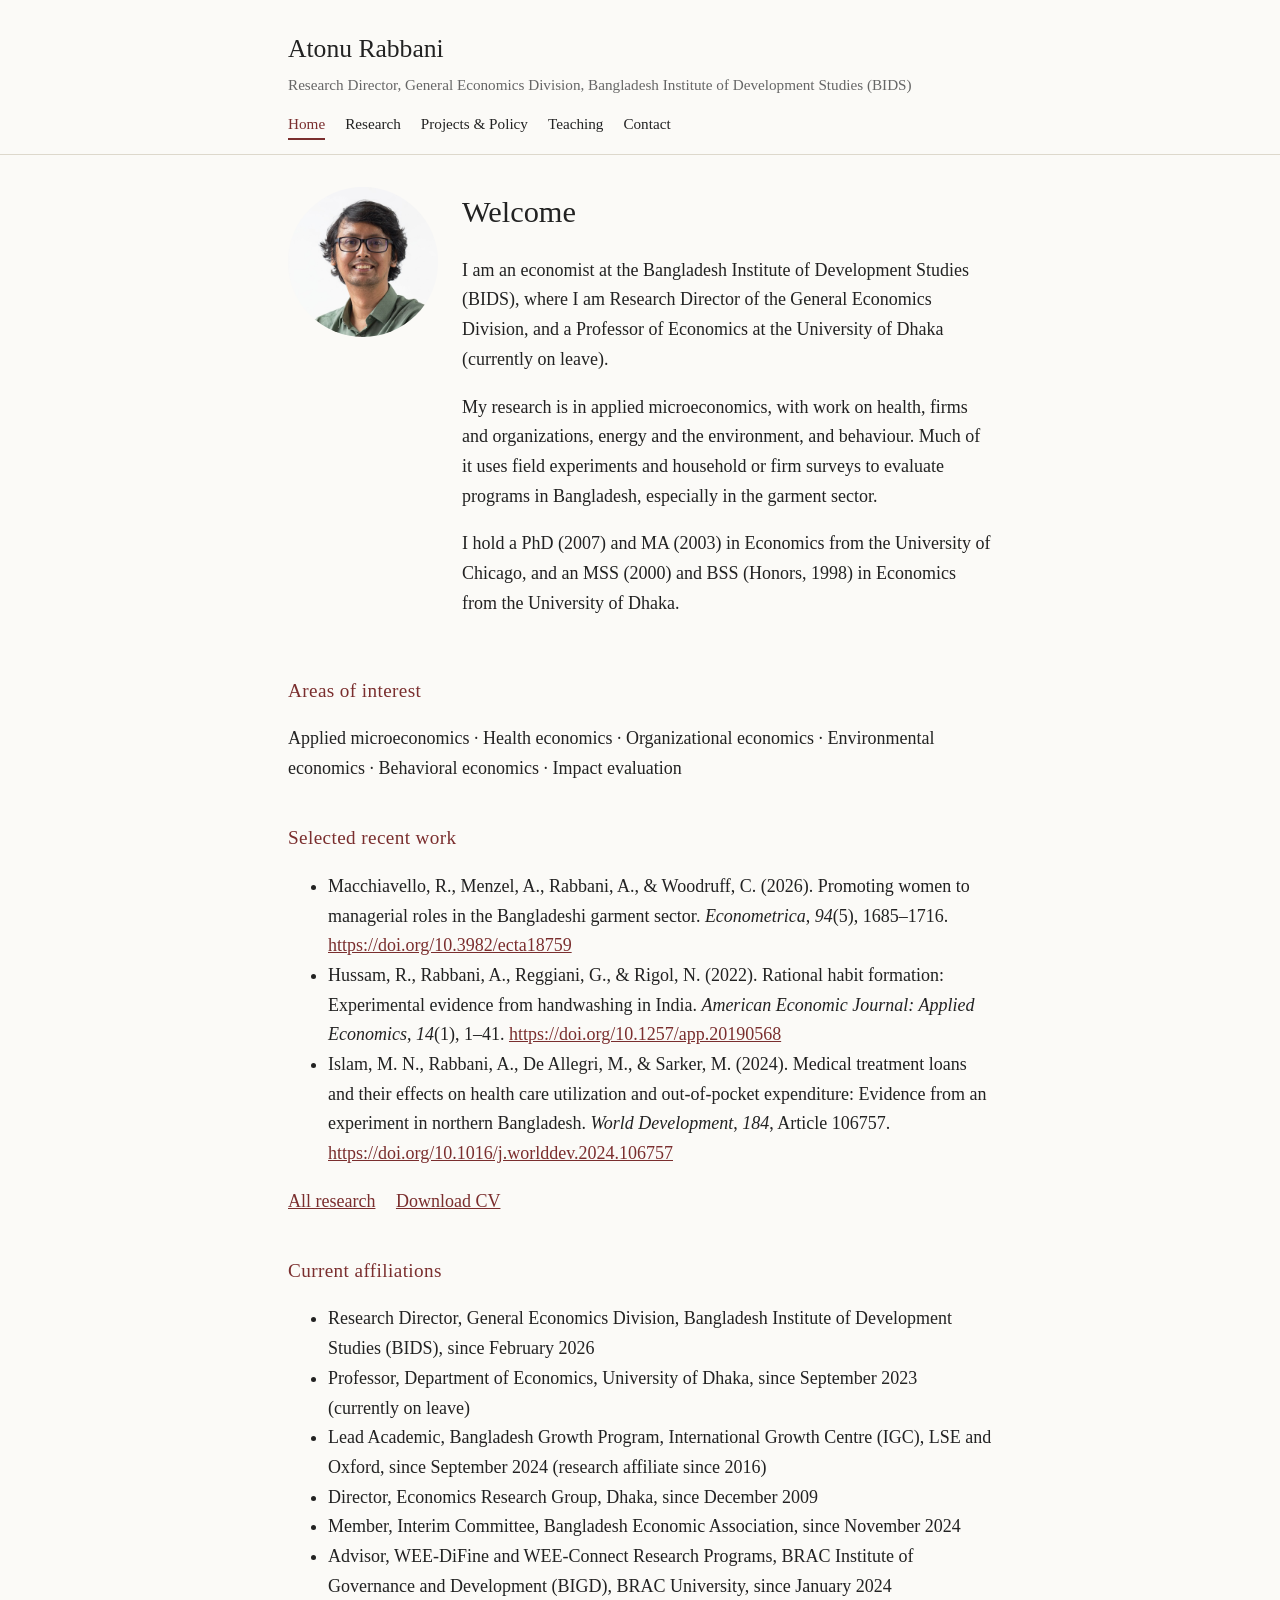
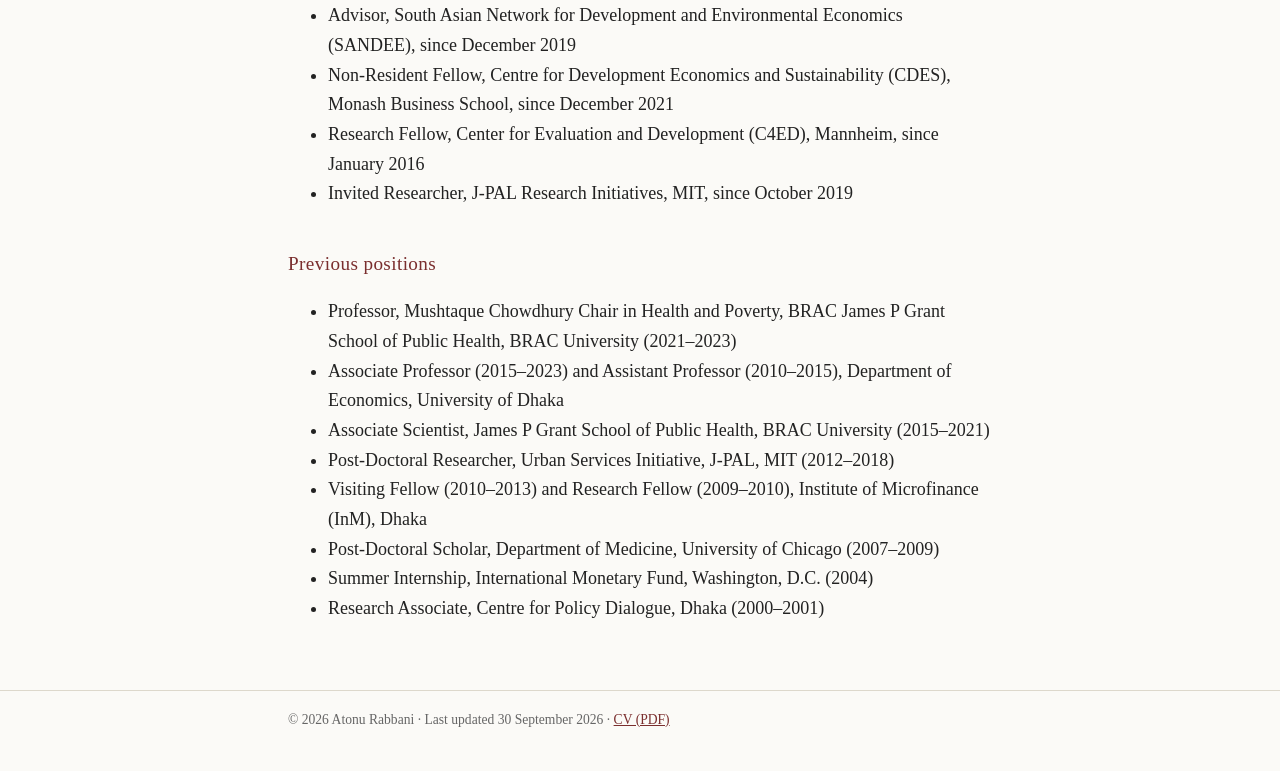
<file: index.html>
<!doctype html>
<html lang="en"><head><meta charset="utf-8"><meta name="viewport" content="width=device-width,initial-scale=1">
<title>Home · Atonu Rabbani</title>
<meta name="description" content="Atonu Rabbani: economist and Research Director at the General Economics Division, Bangladesh Institute of Development Studies (BIDS). Applied microeconomics, health, organizations and the environment.">
<meta name="google-site-verification" content="7OONQzl73HX0jSsDoa7FtjNv5SEshzqS4Z2xw1xGDLc">
<link rel="stylesheet" href="style.css"></head><body>
<header><div class="wrap">
<p class="name"><a href="index.html">Atonu Rabbani</a></p>
<p class="tag">Research Director, General Economics Division, Bangladesh Institute of Development Studies (BIDS)</p>
<nav>
<a href="index.html" aria-current="page">Home</a>
<a href="research.html">Research</a>
<a href="projects.html">Projects &amp; Policy</a>
<a href="teaching.html">Teaching</a>
<a href="contact.html">Contact</a>
</nav></div></header>
<main><div class="wrap">
<div class="hero">
<div class="photo"><img src="photo.jpeg" alt="Portrait of Atonu Rabbani" width="150" height="150"></div>
<div class="t">
<h1>Welcome</h1>
<p>I am an economist at the Bangladesh Institute of Development Studies (BIDS), where I am Research Director of the General Economics Division, and a Professor of Economics at the University of Dhaka (currently on leave).</p>
<p>My research is in applied microeconomics, with work on health, firms and organizations, energy and the environment, and behaviour. Much of it uses field experiments and household or firm surveys to evaluate programs in Bangladesh, especially in the garment sector.</p>
<p>I hold a PhD (2007) and MA (2003) in Economics from the University of Chicago, and an MSS (2000) and BSS (Honors, 1998) in Economics from the University of Dhaka.</p>
</div></div>
<h2>Areas of interest</h2>
<p>Applied microeconomics · Health economics · Organizational economics · Environmental economics · Behavioral economics · Impact evaluation</p>
<h2>Selected recent work</h2>
<ul class="refs">
<li>Macchiavello, R., Menzel, A., Rabbani, A., &amp; Woodruff, C. (2026). Promoting women to managerial roles in the Bangladeshi garment sector. <em>Econometrica</em>, <em>94</em>(5), 1685–1716. <a href="https://doi.org/10.3982/ecta18759">https://doi.org/10.3982/ecta18759</a></li>
<li>Hussam, R., Rabbani, A., Reggiani, G., &amp; Rigol, N. (2022). Rational habit formation: Experimental evidence from handwashing in India. <em>American Economic Journal: Applied Economics</em>, <em>14</em>(1), 1–41. <a href="https://doi.org/10.1257/app.20190568">https://doi.org/10.1257/app.20190568</a></li>
<li>Islam, M. N., Rabbani, A., De Allegri, M., &amp; Sarker, M. (2024). Medical treatment loans and their effects on health care utilization and out-of-pocket expenditure: Evidence from an experiment in northern Bangladesh. <em>World Development</em>, <em>184</em>, Article 106757. <a href="https://doi.org/10.1016/j.worlddev.2024.106757">https://doi.org/10.1016/j.worlddev.2024.106757</a></li>
</ul>
<p class="links"><a href="research.html">All research</a> <a href="cv.pdf">Download CV</a></p>
<h2>Current affiliations</h2>
<ul>
<li>Research Director, General Economics Division, Bangladesh Institute of Development Studies (BIDS), since February 2026</li>
<li>Professor, Department of Economics, University of Dhaka, since September 2023 (currently on leave)</li>
<li>Lead Academic, Bangladesh Growth Program, International Growth Centre (IGC), LSE and Oxford, since September 2024 (research affiliate since 2016)</li>
<li>Director, Economics Research Group, Dhaka, since December 2009</li>
<li>Member, Interim Committee, Bangladesh Economic Association, since November 2024</li>
<li>Advisor, WEE-DiFine and WEE-Connect Research Programs, BRAC Institute of Governance and Development (BIGD), BRAC University, since January 2024</li>
<li>Advisor, South Asian Network for Development and Environmental Economics (SANDEE), since December 2019</li>
<li>Non-Resident Fellow, Centre for Development Economics and Sustainability (CDES), Monash Business School, since December 2021</li>
<li>Research Fellow, Center for Evaluation and Development (C4ED), Mannheim, since January 2016</li>
<li>Invited Researcher, J-PAL Research Initiatives, MIT, since October 2019</li>
</ul>
<h2>Previous positions</h2>
<ul>
<li>Professor, Mushtaque Chowdhury Chair in Health and Poverty, BRAC James P Grant School of Public Health, BRAC University (2021–2023)</li>
<li>Associate Professor (2015–2023) and Assistant Professor (2010–2015), Department of Economics, University of Dhaka</li>
<li>Associate Scientist, James P Grant School of Public Health, BRAC University (2015–2021)</li>
<li>Post-Doctoral Researcher, Urban Services Initiative, J-PAL, MIT (2012–2018)</li>
<li>Visiting Fellow (2010–2013) and Research Fellow (2009–2010), Institute of Microfinance (InM), Dhaka</li>
<li>Post-Doctoral Scholar, Department of Medicine, University of Chicago (2007–2009)</li>
<li>Summer Internship, International Monetary Fund, Washington, D.C. (2004)</li>
<li>Research Associate, Centre for Policy Dialogue, Dhaka (2000–2001)</li>
</ul>
</div></main>
<footer><div class="wrap">© 2026 Atonu Rabbani · Last updated 30 September 2026 · <a href="cv.pdf">CV (PDF)</a></div></footer>
<script data-goatcounter="https://atonurabbani.goatcounter.com/count" async src="//gc.zgo.at/count.js"></script>
</body></html>
</file>
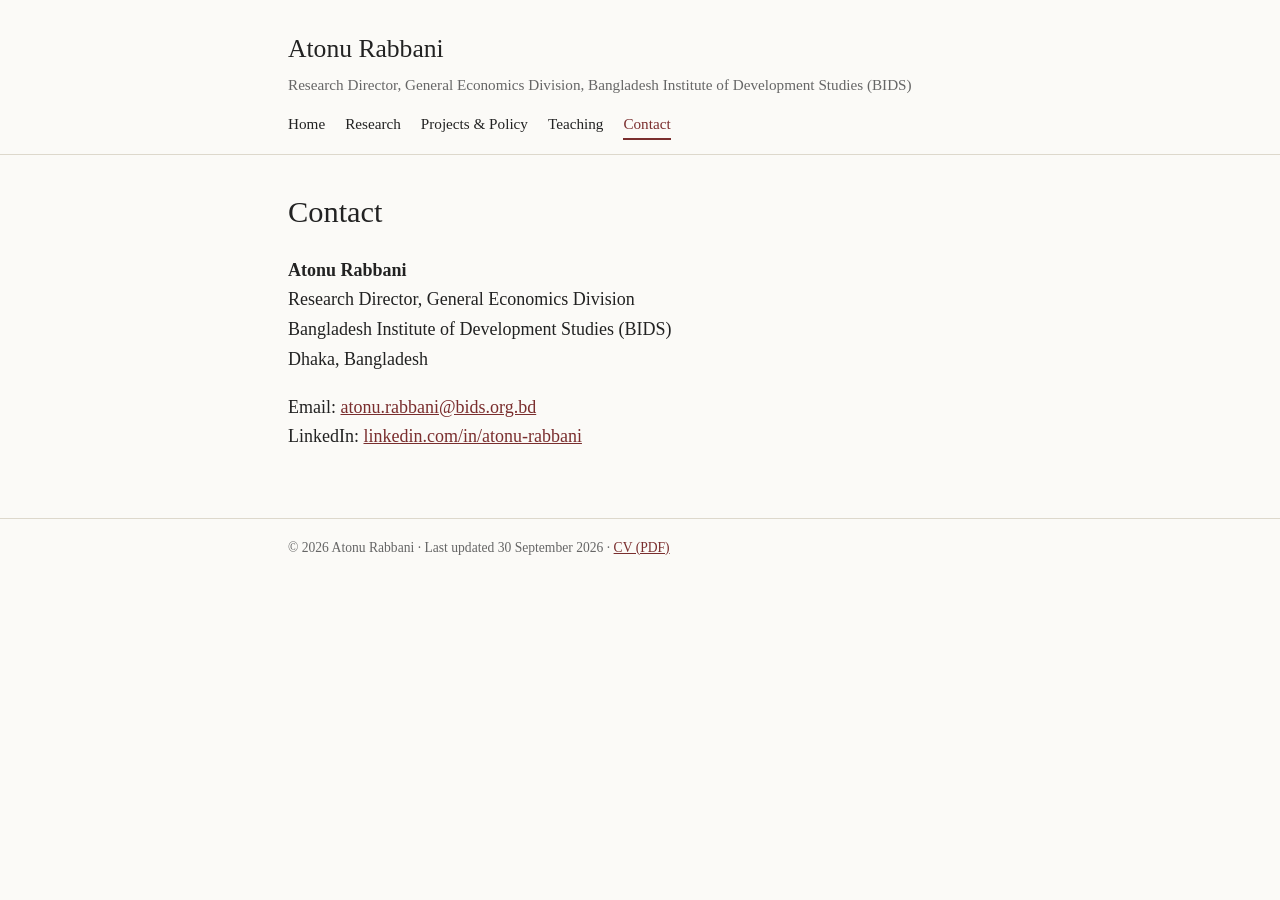
<file: contact.html>
<!doctype html>
<html lang="en"><head><meta charset="utf-8"><meta name="viewport" content="width=device-width,initial-scale=1">
<title>Contact · Atonu Rabbani</title>
<meta name="description" content="Atonu Rabbani: economist and Research Director at the General Economics Division, Bangladesh Institute of Development Studies (BIDS). Applied microeconomics, health, organizations and the environment.">
<link rel="stylesheet" href="style.css"></head><body>
<header><div class="wrap">
<p class="name"><a href="index.html">Atonu Rabbani</a></p>
<p class="tag">Research Director, General Economics Division, Bangladesh Institute of Development Studies (BIDS)</p>
<nav>
<a href="index.html">Home</a>
<a href="research.html">Research</a>
<a href="projects.html">Projects &amp; Policy</a>
<a href="teaching.html">Teaching</a>
<a href="contact.html" aria-current="page">Contact</a>
</nav></div></header>
<main><div class="wrap">
<h1>Contact</h1>
<p><strong>Atonu Rabbani</strong><br>Research Director, General Economics Division<br>Bangladesh Institute of Development Studies (BIDS)<br>Dhaka, Bangladesh</p>
<p>Email: <a href="mailto:atonu.rabbani@bids.org.bd">atonu.rabbani@bids.org.bd</a><br>
LinkedIn: <a href="https://www.linkedin.com/in/atonu-rabbani">linkedin.com/in/atonu-rabbani</a><br>

</div></main>
<footer><div class="wrap">© 2026 Atonu Rabbani · Last updated 30 September 2026 · <a href="cv.pdf">CV (PDF)</a></div></footer>
<script data-goatcounter="https://atonurabbani.goatcounter.com/count" async src="//gc.zgo.at/count.js"></script>
</body></html>
</file>
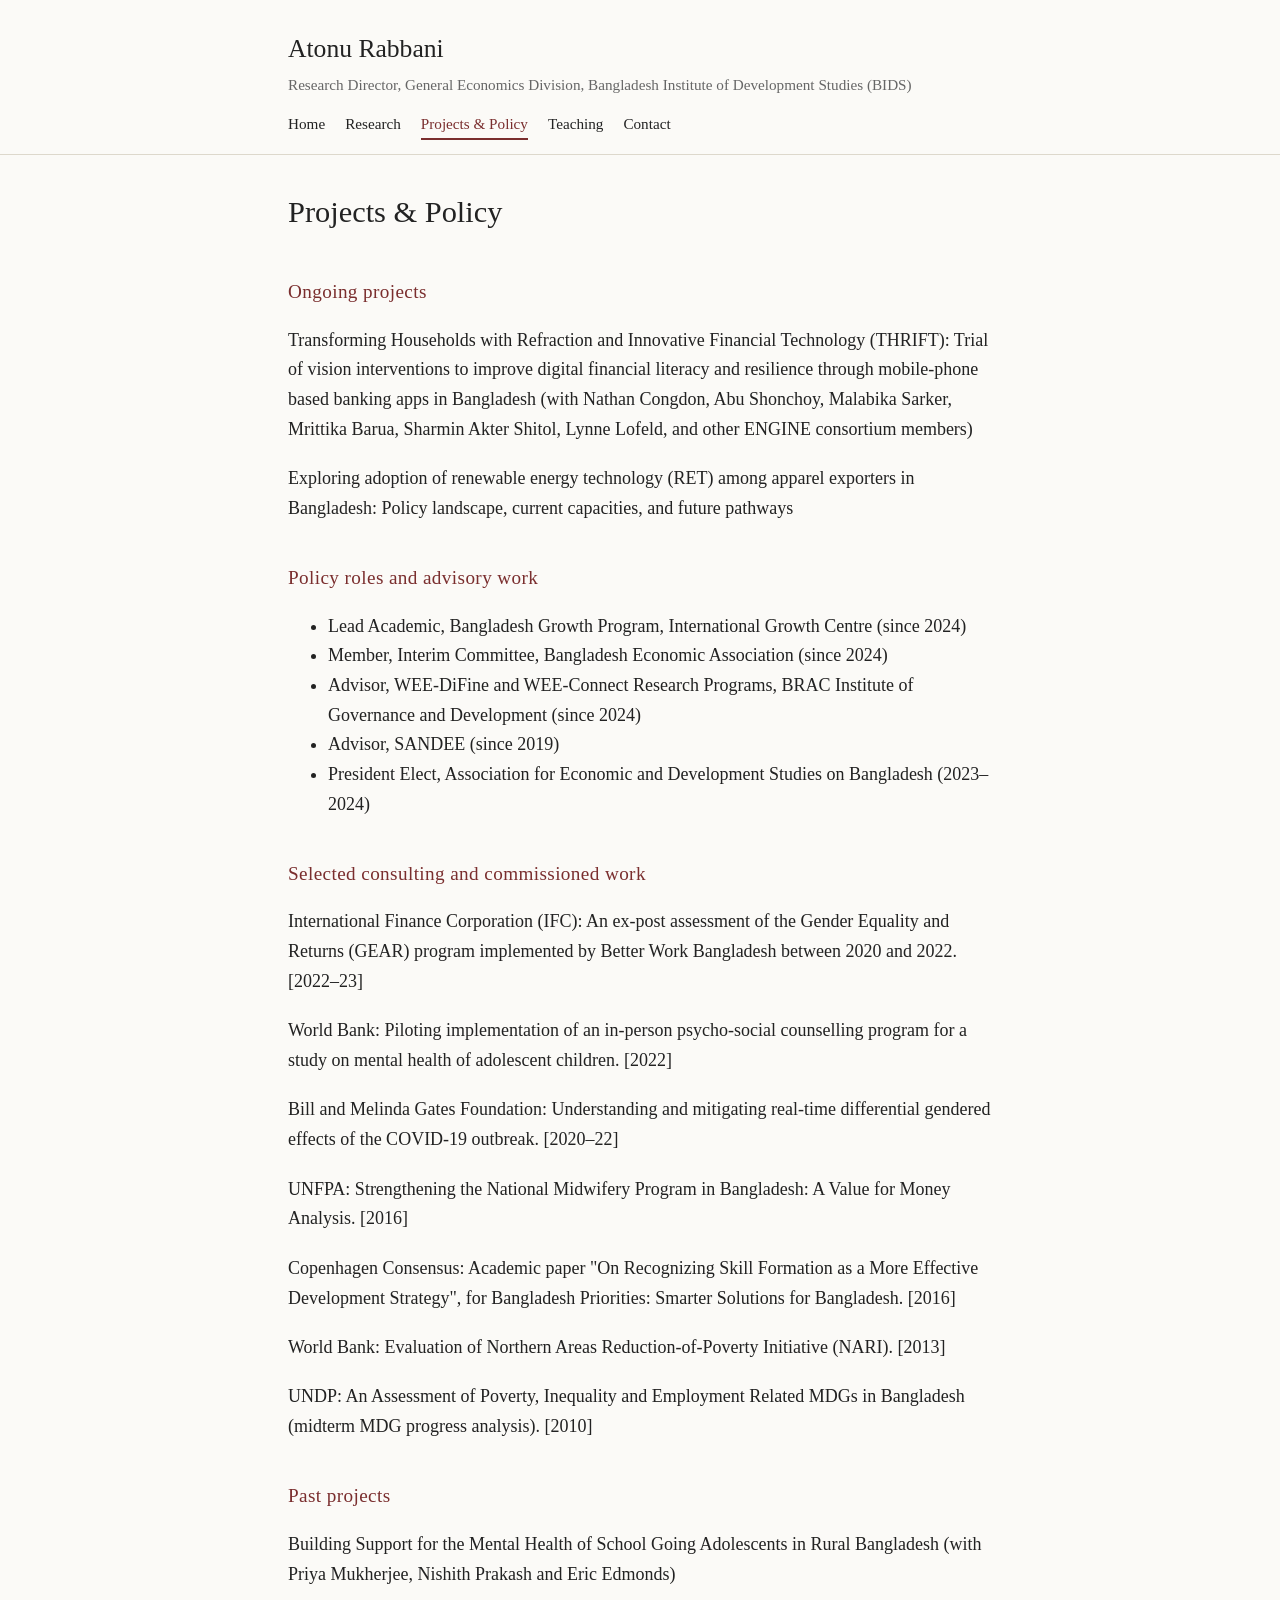
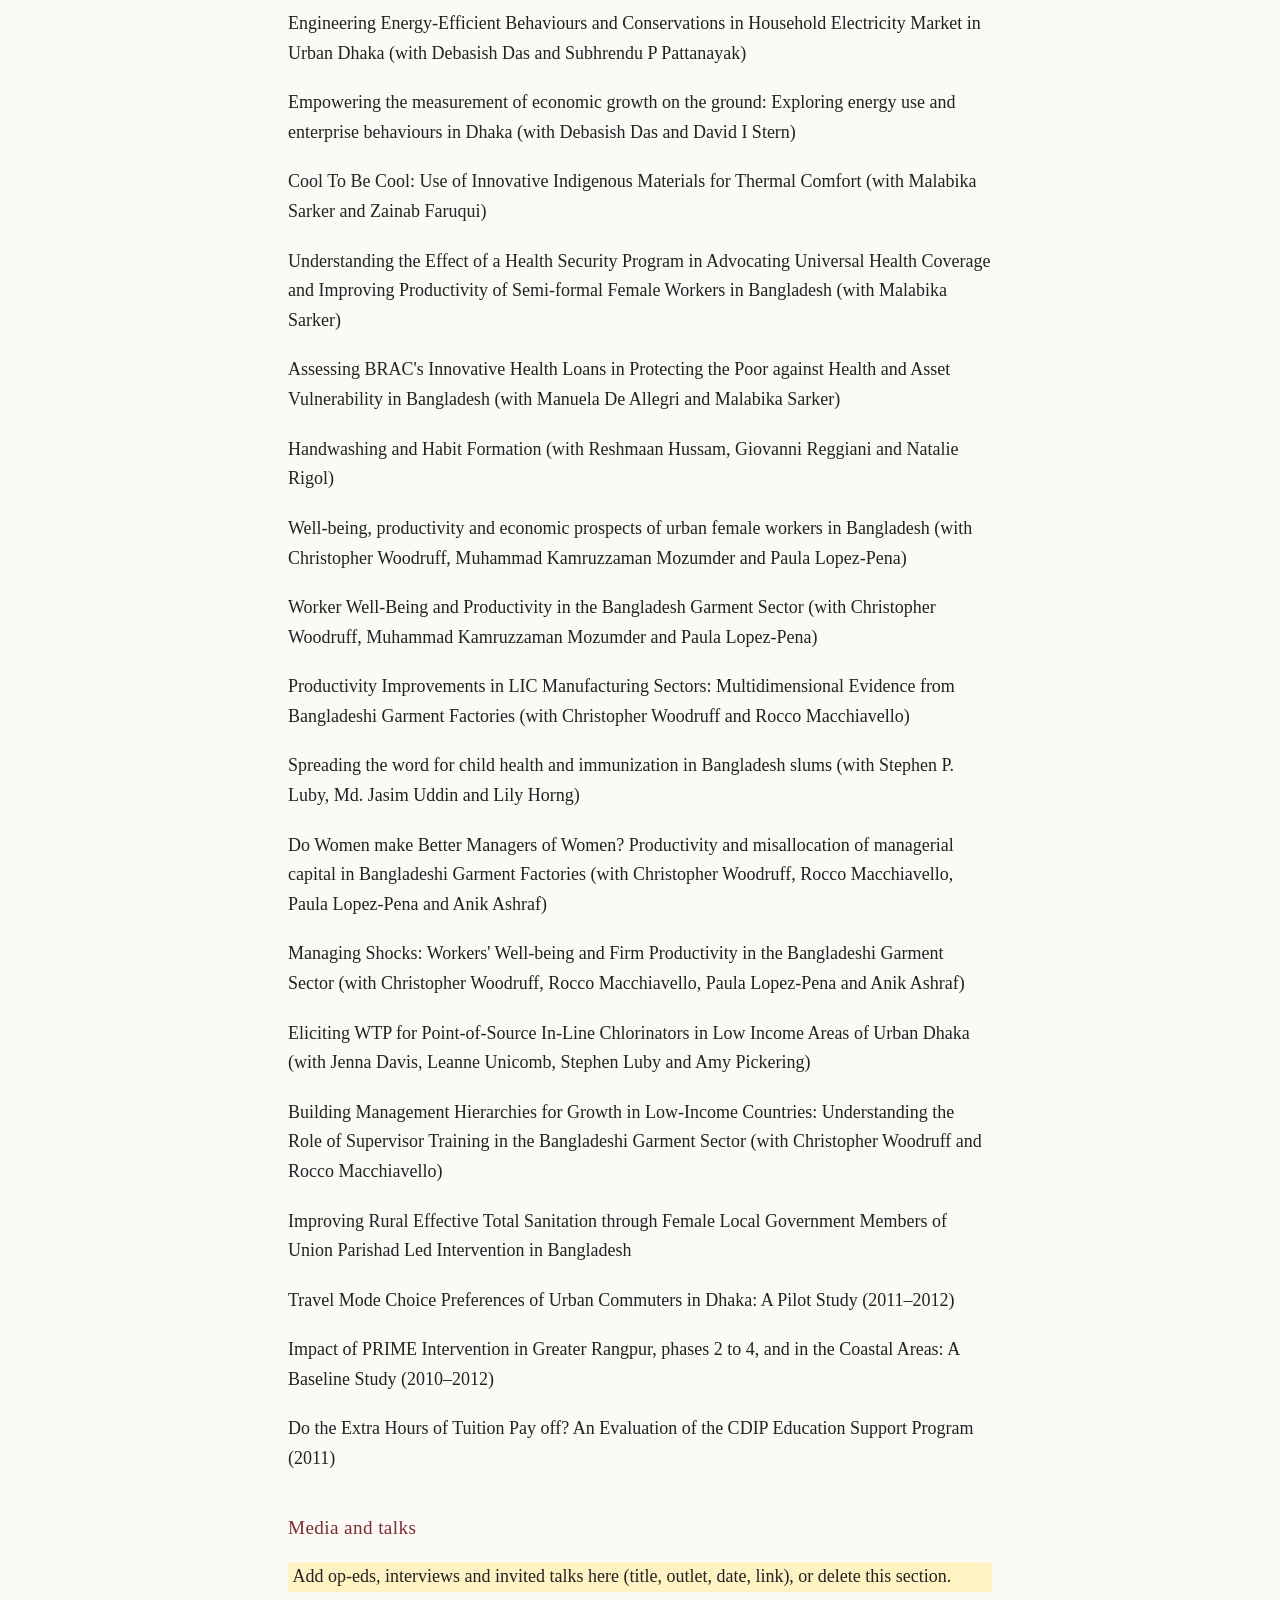
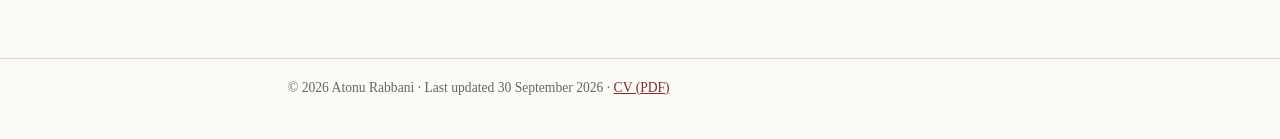
<file: projects.html>
<!doctype html>
<html lang="en"><head><meta charset="utf-8"><meta name="viewport" content="width=device-width,initial-scale=1">
<title>Projects & Policy · Atonu Rabbani</title>
<meta name="description" content="Atonu Rabbani: economist and Research Director at the General Economics Division, Bangladesh Institute of Development Studies (BIDS). Applied microeconomics, health, organizations and the environment.">
<link rel="stylesheet" href="style.css"></head><body>
<header><div class="wrap">
<p class="name"><a href="index.html">Atonu Rabbani</a></p>
<p class="tag">Research Director, General Economics Division, Bangladesh Institute of Development Studies (BIDS)</p>
<nav>
<a href="index.html">Home</a>
<a href="research.html">Research</a>
<a href="projects.html" aria-current="page">Projects &amp; Policy</a>
<a href="teaching.html">Teaching</a>
<a href="contact.html">Contact</a>
</nav></div></header>
<main><div class="wrap">
<h1>Projects &amp; Policy</h1>
<h2>Ongoing projects</h2>
<ul class="plain">
<li>Transforming Households with Refraction and Innovative Financial Technology (THRIFT): Trial of vision interventions to improve digital financial literacy and resilience through mobile-phone based banking apps in Bangladesh (with Nathan Congdon, Abu Shonchoy, Malabika Sarker, Mrittika Barua, Sharmin Akter Shitol, Lynne Lofeld, and other ENGINE consortium members)</li>
<li>Exploring adoption of renewable energy technology (RET) among apparel exporters in Bangladesh: Policy landscape, current capacities, and future pathways</li>
</ul>
<h2>Policy roles and advisory work</h2>
<ul>
<li>Lead Academic, Bangladesh Growth Program, International Growth Centre (since 2024)</li>
<li>Member, Interim Committee, Bangladesh Economic Association (since 2024)</li>
<li>Advisor, WEE-DiFine and WEE-Connect Research Programs, BRAC Institute of Governance and Development (since 2024)</li>
<li>Advisor, SANDEE (since 2019)</li>
<li>President Elect, Association for Economic and Development Studies on Bangladesh (2023–2024)</li>
</ul>
<h2>Selected consulting and commissioned work</h2>
<ul class="plain">
<li>International Finance Corporation (IFC): An ex-post assessment of the Gender Equality and Returns (GEAR) program implemented by Better Work Bangladesh between 2020 and 2022. [2022–23]</li>
<li>World Bank: Piloting implementation of an in-person psycho-social counselling program for a study on mental health of adolescent children. [2022]</li>
<li>Bill and Melinda Gates Foundation: Understanding and mitigating real-time differential gendered effects of the COVID-19 outbreak. [2020–22]</li>
<li>UNFPA: Strengthening the National Midwifery Program in Bangladesh: A Value for Money Analysis. [2016]</li>
<li>Copenhagen Consensus: Academic paper "On Recognizing Skill Formation as a More Effective Development Strategy", for Bangladesh Priorities: Smarter Solutions for Bangladesh. [2016]</li>
<li>World Bank: Evaluation of Northern Areas Reduction-of-Poverty Initiative (NARI). [2013]</li>
<li>UNDP: An Assessment of Poverty, Inequality and Employment Related MDGs in Bangladesh (midterm MDG progress analysis). [2010]</li>
</ul>
<h2>Past projects</h2>
<ul class="plain">
<li>Building Support for the Mental Health of School Going Adolescents in Rural Bangladesh (with Priya Mukherjee, Nishith Prakash and Eric Edmonds)</li>
<li>Engineering Energy-Efficient Behaviours and Conservations in Household Electricity Market in Urban Dhaka (with Debasish Das and Subhrendu P Pattanayak)</li>
<li>Empowering the measurement of economic growth on the ground: Exploring energy use and enterprise behaviours in Dhaka (with Debasish Das and David I Stern)</li>
<li>Cool To Be Cool: Use of Innovative Indigenous Materials for Thermal Comfort (with Malabika Sarker and Zainab Faruqui)</li>
<li>Understanding the Effect of a Health Security Program in Advocating Universal Health Coverage and Improving Productivity of Semi-formal Female Workers in Bangladesh (with Malabika Sarker)</li>
<li>Assessing BRAC's Innovative Health Loans in Protecting the Poor against Health and Asset Vulnerability in Bangladesh (with Manuela De Allegri and Malabika Sarker)</li>
<li>Handwashing and Habit Formation (with Reshmaan Hussam, Giovanni Reggiani and Natalie Rigol)</li>
<li>Well-being, productivity and economic prospects of urban female workers in Bangladesh (with Christopher Woodruff, Muhammad Kamruzzaman Mozumder and Paula Lopez-Pena)</li>
<li>Worker Well-Being and Productivity in the Bangladesh Garment Sector (with Christopher Woodruff, Muhammad Kamruzzaman Mozumder and Paula Lopez-Pena)</li>
<li>Productivity Improvements in LIC Manufacturing Sectors: Multidimensional Evidence from Bangladeshi Garment Factories (with Christopher Woodruff and Rocco Macchiavello)</li>
<li>Spreading the word for child health and immunization in Bangladesh slums (with Stephen P. Luby, Md. Jasim Uddin and Lily Horng)</li>
<li>Do Women make Better Managers of Women? Productivity and misallocation of managerial capital in Bangladeshi Garment Factories (with Christopher Woodruff, Rocco Macchiavello, Paula Lopez-Pena and Anik Ashraf)</li>
<li>Managing Shocks: Workers' Well-being and Firm Productivity in the Bangladeshi Garment Sector (with Christopher Woodruff, Rocco Macchiavello, Paula Lopez-Pena and Anik Ashraf)</li>
<li>Eliciting WTP for Point-of-Source In-Line Chlorinators in Low Income Areas of Urban Dhaka (with Jenna Davis, Leanne Unicomb, Stephen Luby and Amy Pickering)</li>
<li>Building Management Hierarchies for Growth in Low-Income Countries: Understanding the Role of Supervisor Training in the Bangladeshi Garment Sector (with Christopher Woodruff and Rocco Macchiavello)</li>
<li>Improving Rural Effective Total Sanitation through Female Local Government Members of Union Parishad Led Intervention in Bangladesh</li>
<li>Travel Mode Choice Preferences of Urban Commuters in Dhaka: A Pilot Study (2011–2012)</li>
<li>Impact of PRIME Intervention in Greater Rangpur, phases 2 to 4, and in the Coastal Areas: A Baseline Study (2010–2012)</li>
<li>Do the Extra Hours of Tuition Pay off? An Evaluation of the CDIP Education Support Program (2011)</li>
</ul>
<h2>Media and talks</h2>
<p class="todo">Add op-eds, interviews and invited talks here (title, outlet, date, link), or delete this section.</p>
</div></main>
<footer><div class="wrap">© 2026 Atonu Rabbani · Last updated 30 September 2026 · <a href="cv.pdf">CV (PDF)</a></div></footer>
<script data-goatcounter="https://atonurabbani.goatcounter.com/count" async src="//gc.zgo.at/count.js"></script>
</body></html>
</file>
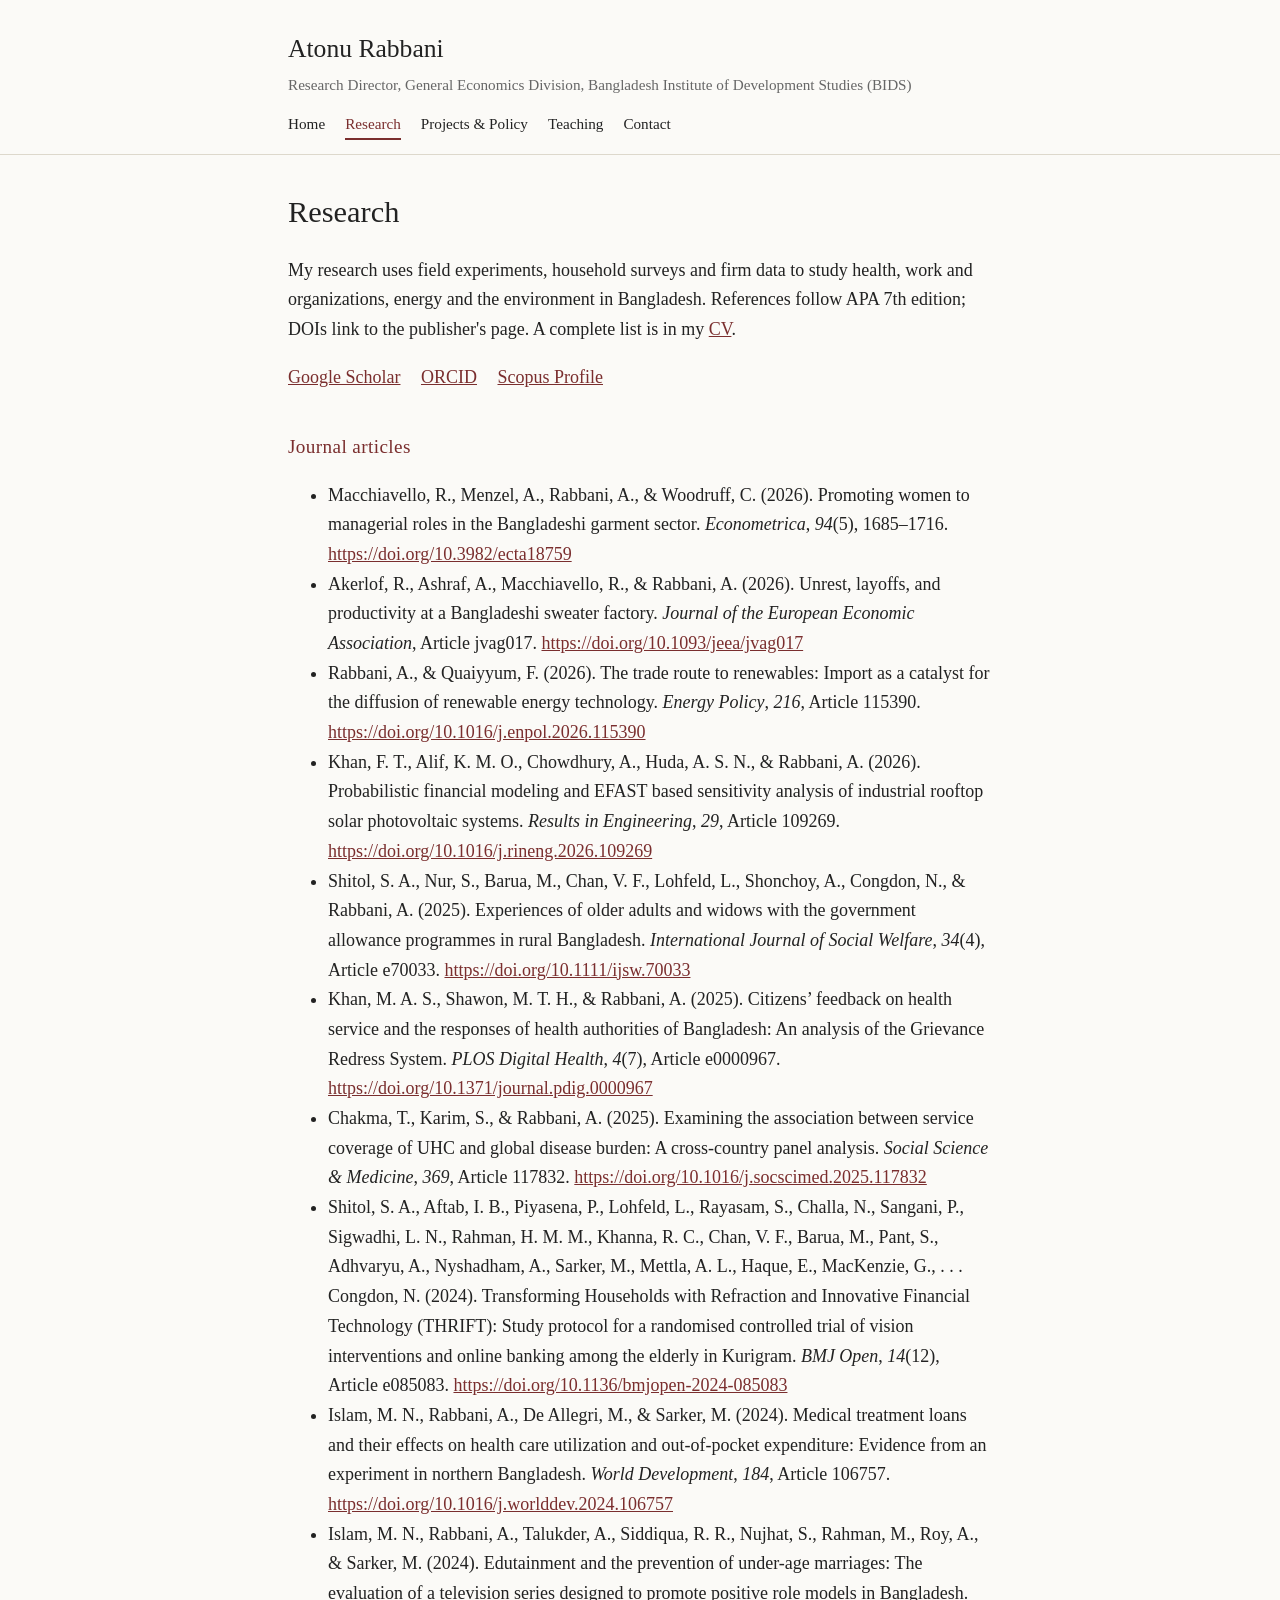
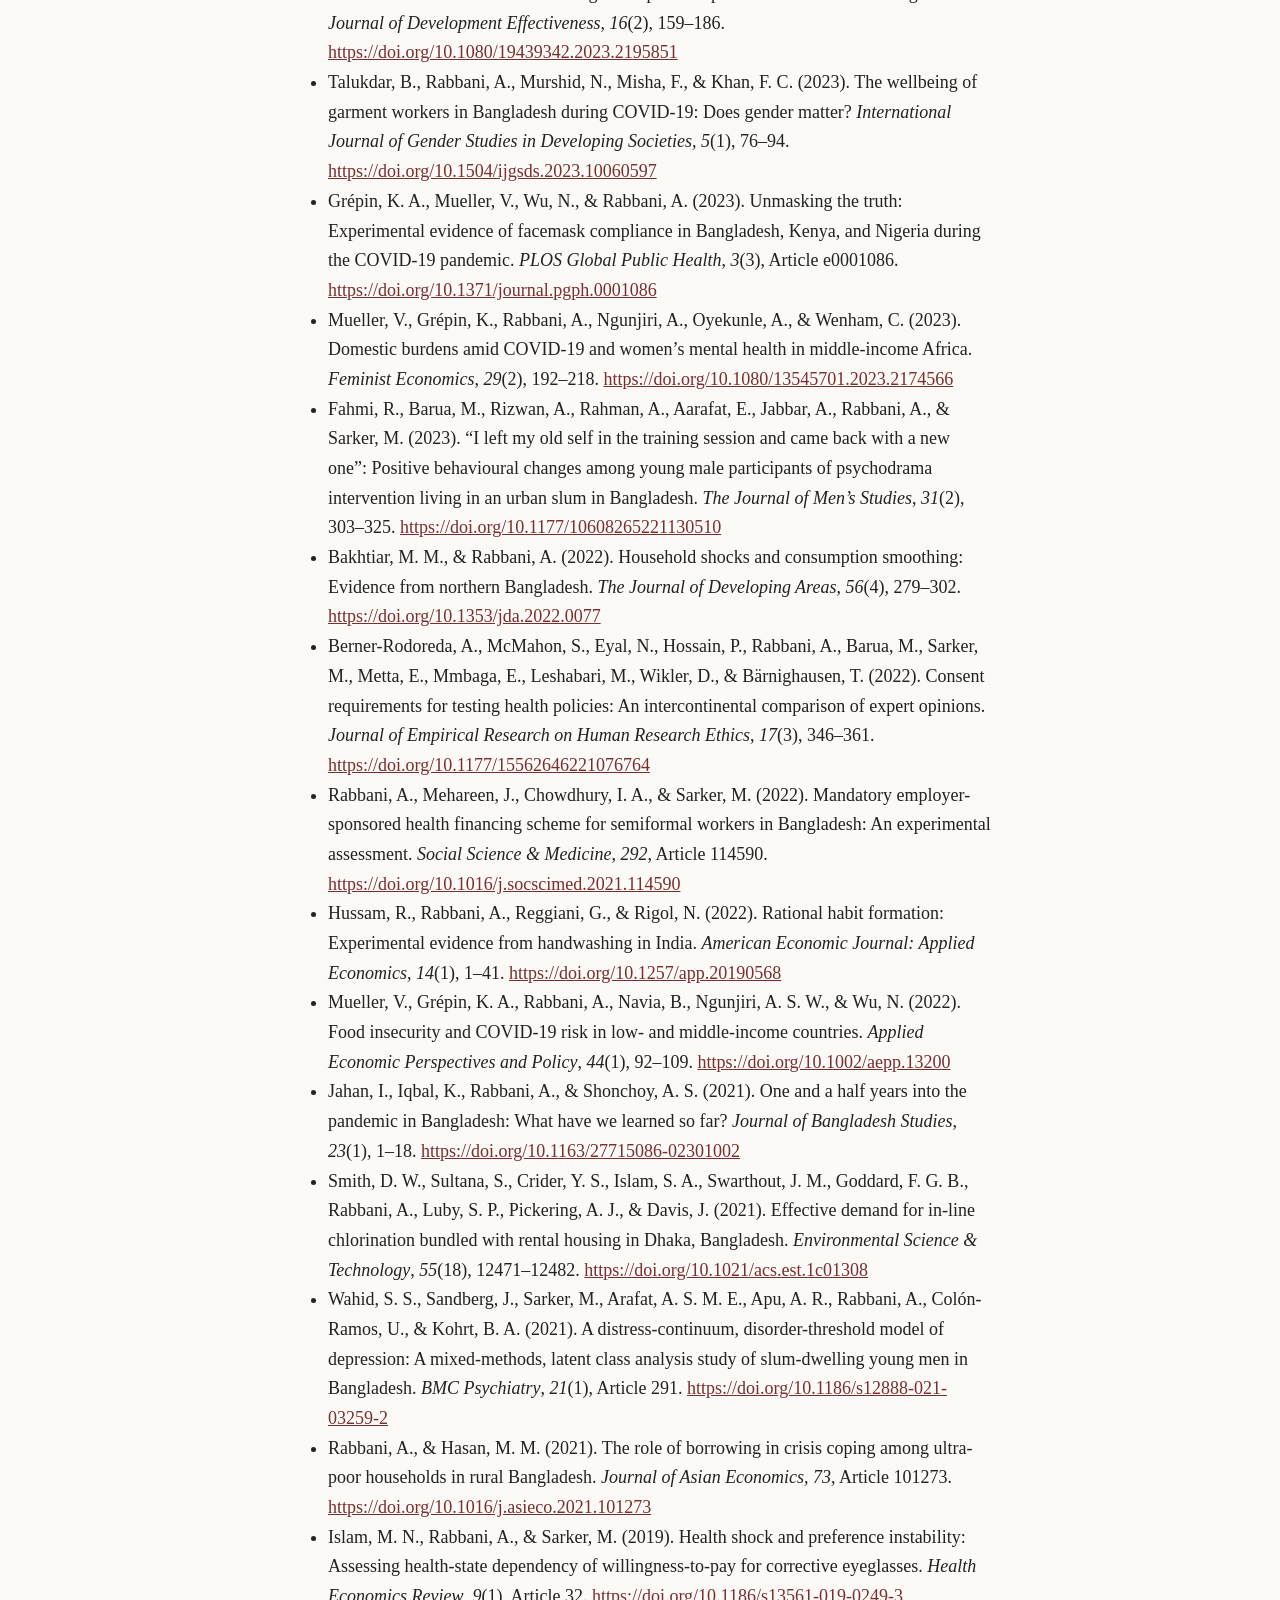
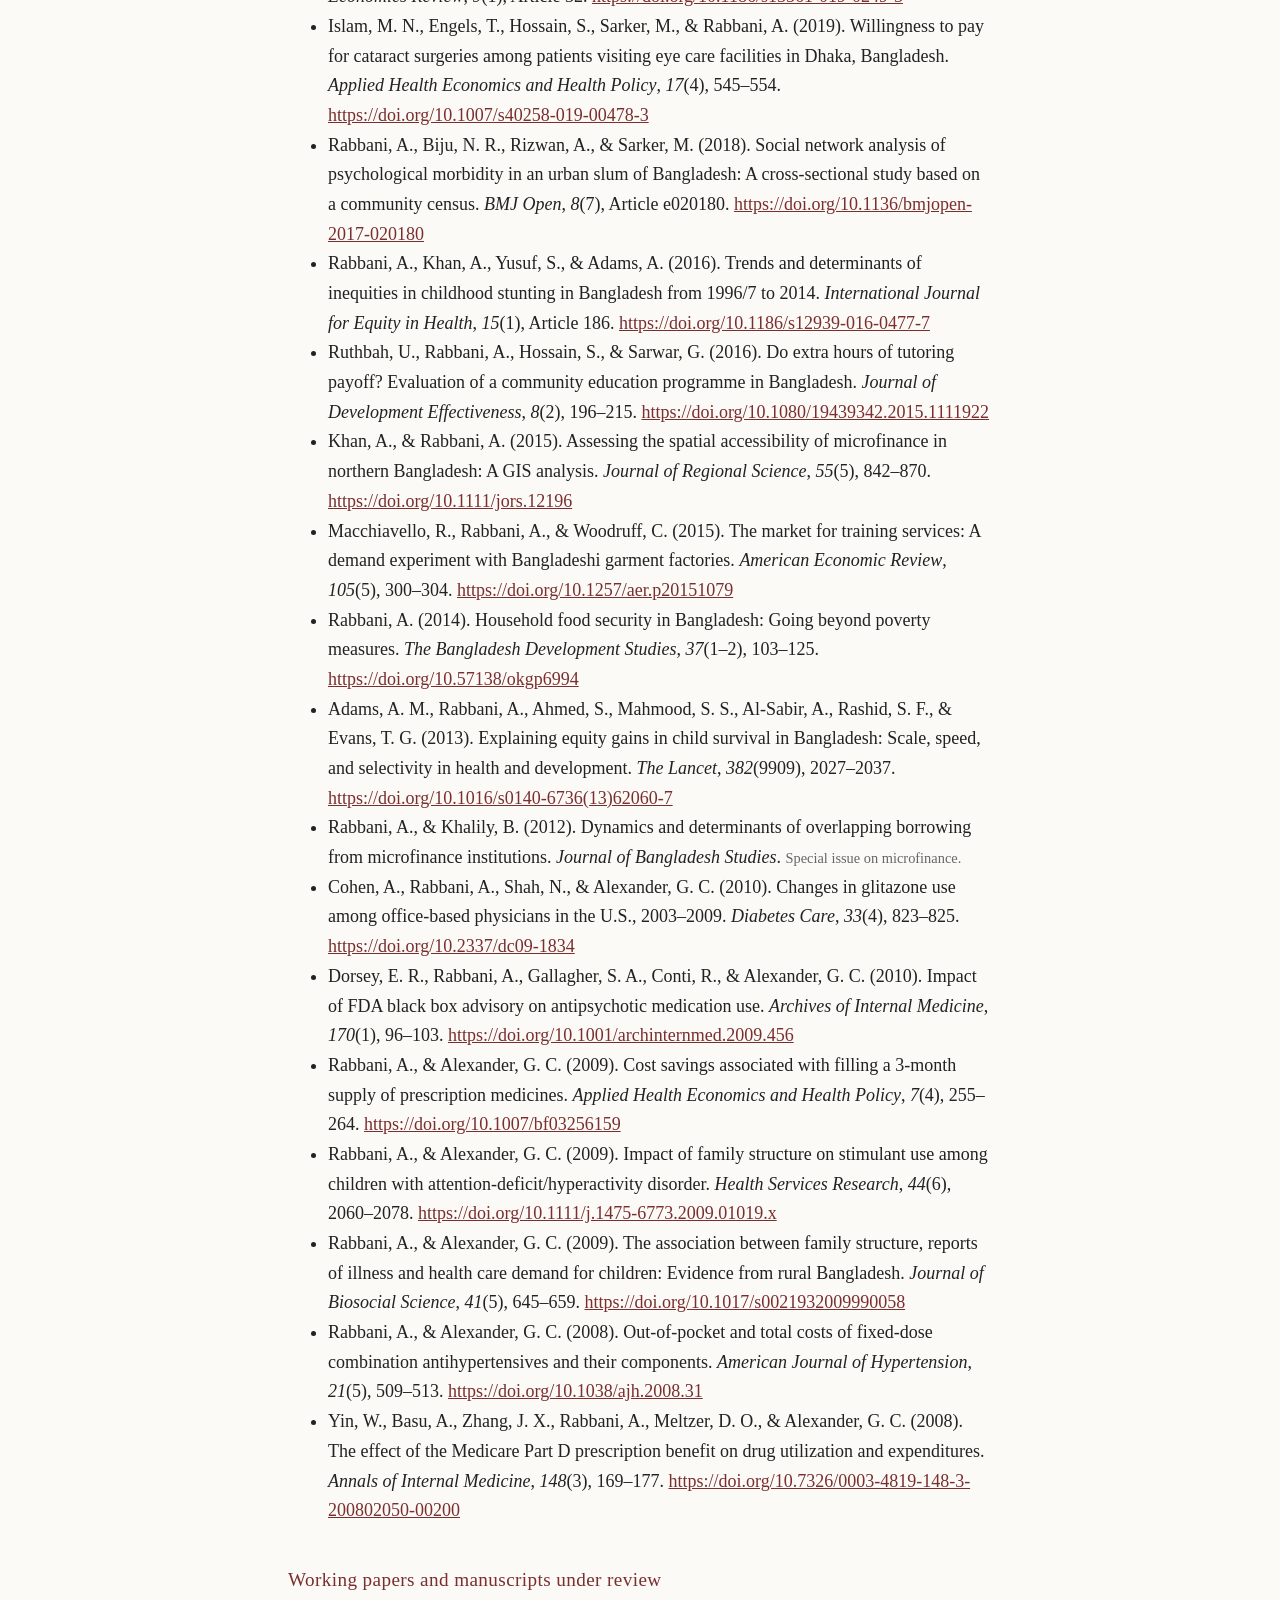
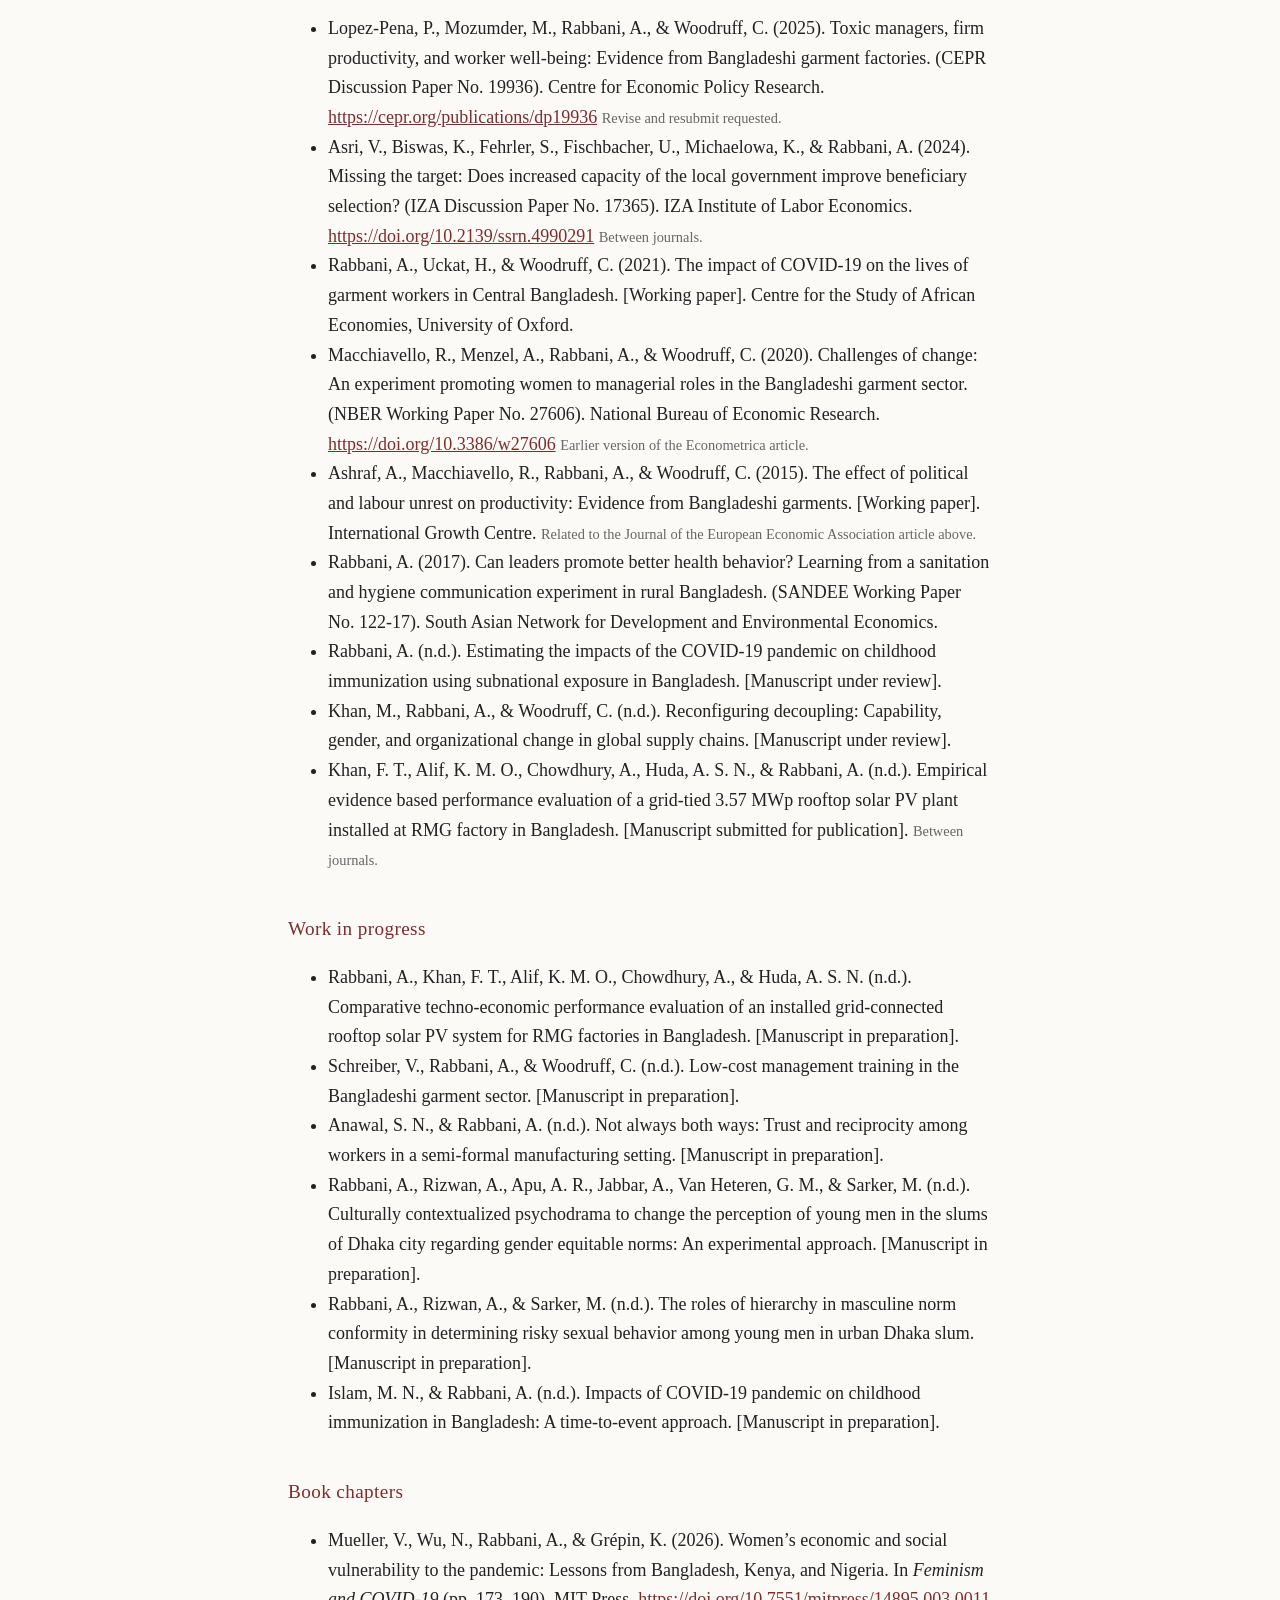
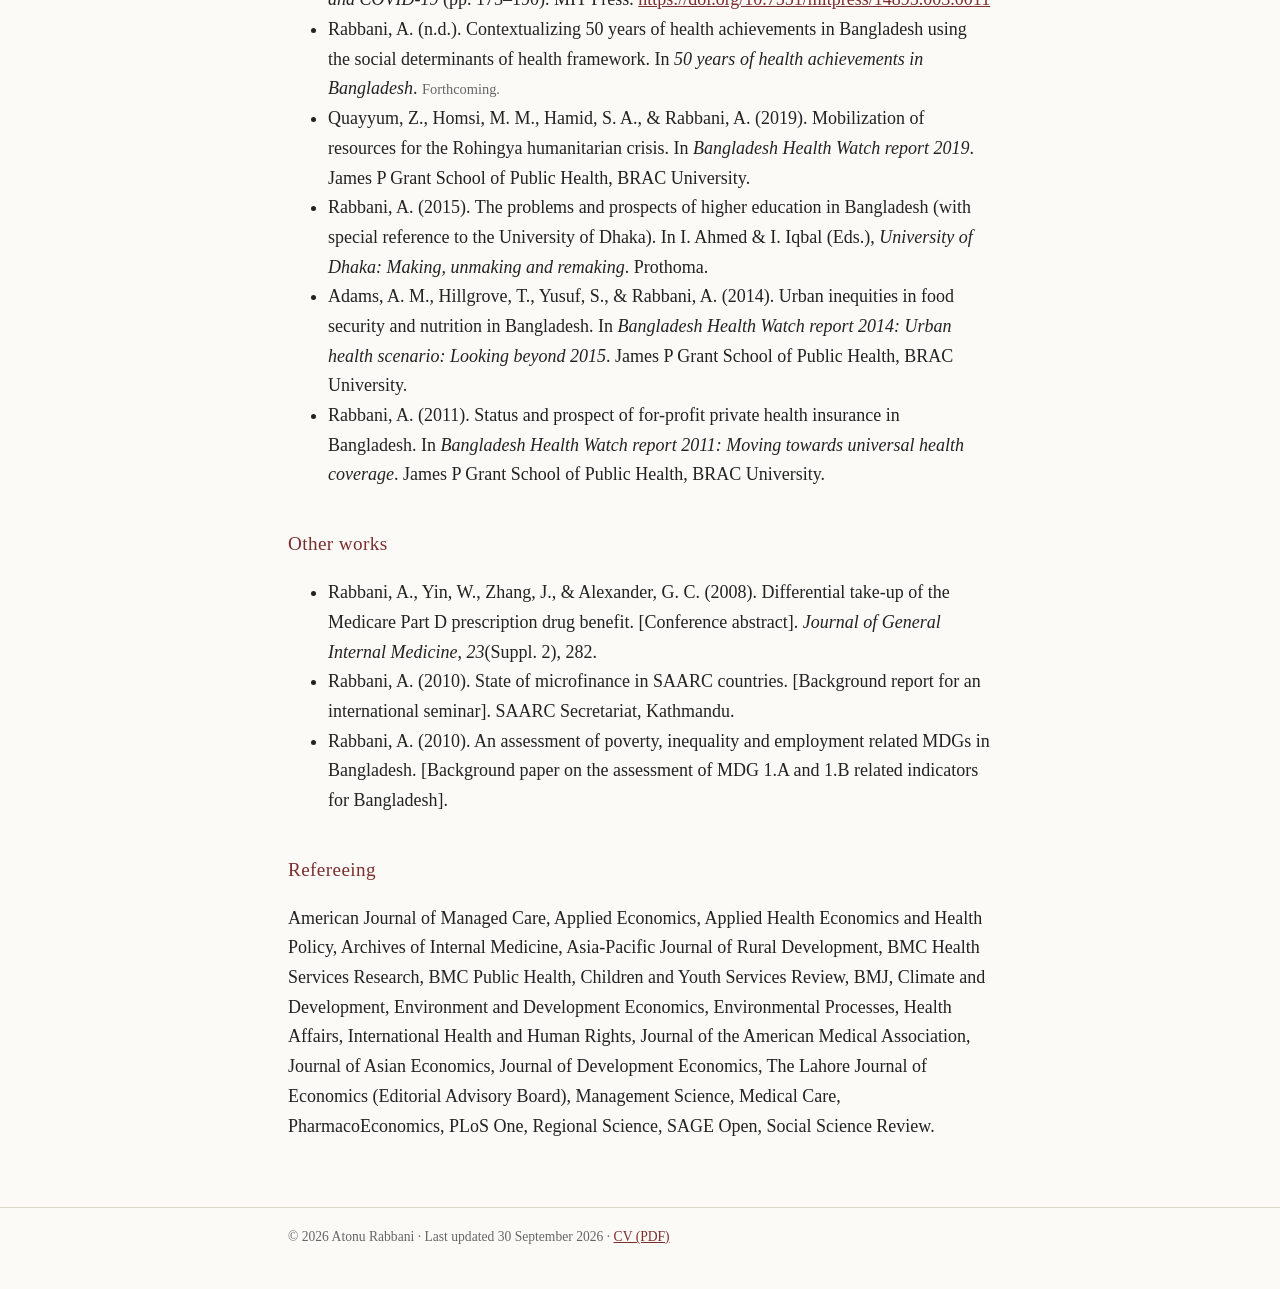
<file: research.html>
<!doctype html>
<html lang="en"><head><meta charset="utf-8"><meta name="viewport" content="width=device-width,initial-scale=1">
<title>Research · Atonu Rabbani</title>
<meta name="description" content="Atonu Rabbani: economist and Research Director at the General Economics Division, Bangladesh Institute of Development Studies (BIDS). Applied microeconomics, health, organizations and the environment.">
<link rel="stylesheet" href="style.css"></head><body>
<header><div class="wrap">
<p class="name"><a href="index.html">Atonu Rabbani</a></p>
<p class="tag">Research Director, General Economics Division, Bangladesh Institute of Development Studies (BIDS)</p>
<nav>
<a href="index.html">Home</a>
<a href="research.html" aria-current="page">Research</a>
<a href="projects.html">Projects &amp; Policy</a>
<a href="teaching.html">Teaching</a>
<a href="contact.html">Contact</a>
</nav></div></header>
<main><div class="wrap">
<h1>Research</h1>
<p>My research uses field experiments, household surveys and firm data to study health, work and organizations, energy and the environment in Bangladesh. References follow APA 7th edition; DOIs link to the publisher's page. A complete list is in my <a href="cv.pdf">CV</a>.</p>
<p class="links"><a href="https://scholar.google.com/citations?user=88fhFAcAAAAJ&amp;hl=en">Google Scholar</a> <a href="https://orcid.org/0000-0002-3821-4106">ORCID</a> <a href="https://www.scopus.com/authid/detail.uri?authorId=24081227900">Scopus Profile</a></p>
<h2>Journal articles</h2>
<ul class="refs">
<li>Macchiavello, R., Menzel, A., Rabbani, A., &amp; Woodruff, C. (2026). Promoting women to managerial roles in the Bangladeshi garment sector. <em>Econometrica</em>, <em>94</em>(5), 1685–1716. <a href="https://doi.org/10.3982/ecta18759">https://doi.org/10.3982/ecta18759</a></li>
<li>Akerlof, R., Ashraf, A., Macchiavello, R., &amp; Rabbani, A. (2026). Unrest, layoffs, and productivity at a Bangladeshi sweater factory. <em>Journal of the European Economic Association</em>, Article jvag017. <a href="https://doi.org/10.1093/jeea/jvag017">https://doi.org/10.1093/jeea/jvag017</a></li>
<li>Rabbani, A., &amp; Quaiyyum, F. (2026). The trade route to renewables: Import as a catalyst for the diffusion of renewable energy technology. <em>Energy Policy</em>, <em>216</em>, Article 115390. <a href="https://doi.org/10.1016/j.enpol.2026.115390">https://doi.org/10.1016/j.enpol.2026.115390</a></li>
<li>Khan, F. T., Alif, K. M. O., Chowdhury, A., Huda, A. S. N., &amp; Rabbani, A. (2026). Probabilistic financial modeling and EFAST based sensitivity analysis of industrial rooftop solar photovoltaic systems. <em>Results in Engineering</em>, <em>29</em>, Article 109269. <a href="https://doi.org/10.1016/j.rineng.2026.109269">https://doi.org/10.1016/j.rineng.2026.109269</a></li>
<li>Shitol, S. A., Nur, S., Barua, M., Chan, V. F., Lohfeld, L., Shonchoy, A., Congdon, N., &amp; Rabbani, A. (2025). Experiences of older adults and widows with the government allowance programmes in rural Bangladesh. <em>International Journal of Social Welfare</em>, <em>34</em>(4), Article e70033. <a href="https://doi.org/10.1111/ijsw.70033">https://doi.org/10.1111/ijsw.70033</a></li>
<li>Khan, M. A. S., Shawon, M. T. H., &amp; Rabbani, A. (2025). Citizens’ feedback on health service and the responses of health authorities of Bangladesh: An analysis of the Grievance Redress System. <em>PLOS Digital Health</em>, <em>4</em>(7), Article e0000967. <a href="https://doi.org/10.1371/journal.pdig.0000967">https://doi.org/10.1371/journal.pdig.0000967</a></li>
<li>Chakma, T., Karim, S., &amp; Rabbani, A. (2025). Examining the association between service coverage of UHC and global disease burden: A cross-country panel analysis. <em>Social Science &amp; Medicine</em>, <em>369</em>, Article 117832. <a href="https://doi.org/10.1016/j.socscimed.2025.117832">https://doi.org/10.1016/j.socscimed.2025.117832</a></li>
<li>Shitol, S. A., Aftab, I. B., Piyasena, P., Lohfeld, L., Rayasam, S., Challa, N., Sangani, P., Sigwadhi, L. N., Rahman, H. M. M., Khanna, R. C., Chan, V. F., Barua, M., Pant, S., Adhvaryu, A., Nyshadham, A., Sarker, M., Mettla, A. L., Haque, E., MacKenzie, G., . . . Congdon, N. (2024). Transforming Households with Refraction and Innovative Financial Technology (THRIFT): Study protocol for a randomised controlled trial of vision interventions and online banking among the elderly in Kurigram. <em>BMJ Open</em>, <em>14</em>(12), Article e085083. <a href="https://doi.org/10.1136/bmjopen-2024-085083">https://doi.org/10.1136/bmjopen-2024-085083</a></li>
<li>Islam, M. N., Rabbani, A., De Allegri, M., &amp; Sarker, M. (2024). Medical treatment loans and their effects on health care utilization and out-of-pocket expenditure: Evidence from an experiment in northern Bangladesh. <em>World Development</em>, <em>184</em>, Article 106757. <a href="https://doi.org/10.1016/j.worlddev.2024.106757">https://doi.org/10.1016/j.worlddev.2024.106757</a></li>
<li>Islam, M. N., Rabbani, A., Talukder, A., Siddiqua, R. R., Nujhat, S., Rahman, M., Roy, A., &amp; Sarker, M. (2024). Edutainment and the prevention of under-age marriages: The evaluation of a television series designed to promote positive role models in Bangladesh. <em>Journal of Development Effectiveness</em>, <em>16</em>(2), 159–186. <a href="https://doi.org/10.1080/19439342.2023.2195851">https://doi.org/10.1080/19439342.2023.2195851</a></li>
<li>Talukdar, B., Rabbani, A., Murshid, N., Misha, F., &amp; Khan, F. C. (2023). The wellbeing of garment workers in Bangladesh during COVID-19: Does gender matter? <em>International Journal of Gender Studies in Developing Societies</em>, <em>5</em>(1), 76–94. <a href="https://doi.org/10.1504/ijgsds.2023.10060597">https://doi.org/10.1504/ijgsds.2023.10060597</a></li>
<li>Grépin, K. A., Mueller, V., Wu, N., &amp; Rabbani, A. (2023). Unmasking the truth: Experimental evidence of facemask compliance in Bangladesh, Kenya, and Nigeria during the COVID-19 pandemic. <em>PLOS Global Public Health</em>, <em>3</em>(3), Article e0001086. <a href="https://doi.org/10.1371/journal.pgph.0001086">https://doi.org/10.1371/journal.pgph.0001086</a></li>
<li>Mueller, V., Grépin, K., Rabbani, A., Ngunjiri, A., Oyekunle, A., &amp; Wenham, C. (2023). Domestic burdens amid COVID-19 and women’s mental health in middle-income Africa. <em>Feminist Economics</em>, <em>29</em>(2), 192–218. <a href="https://doi.org/10.1080/13545701.2023.2174566">https://doi.org/10.1080/13545701.2023.2174566</a></li>
<li>Fahmi, R., Barua, M., Rizwan, A., Rahman, A., Aarafat, E., Jabbar, A., Rabbani, A., &amp; Sarker, M. (2023). “I left my old self in the training session and came back with a new one”: Positive behavioural changes among young male participants of psychodrama intervention living in an urban slum in Bangladesh. <em>The Journal of Men’s Studies</em>, <em>31</em>(2), 303–325. <a href="https://doi.org/10.1177/10608265221130510">https://doi.org/10.1177/10608265221130510</a></li>
<li>Bakhtiar, M. M., &amp; Rabbani, A. (2022). Household shocks and consumption smoothing: Evidence from northern Bangladesh. <em>The Journal of Developing Areas</em>, <em>56</em>(4), 279–302. <a href="https://doi.org/10.1353/jda.2022.0077">https://doi.org/10.1353/jda.2022.0077</a></li>
<li>Berner-Rodoreda, A., McMahon, S., Eyal, N., Hossain, P., Rabbani, A., Barua, M., Sarker, M., Metta, E., Mmbaga, E., Leshabari, M., Wikler, D., &amp; Bärnighausen, T. (2022). Consent requirements for testing health policies: An intercontinental comparison of expert opinions. <em>Journal of Empirical Research on Human Research Ethics</em>, <em>17</em>(3), 346–361. <a href="https://doi.org/10.1177/15562646221076764">https://doi.org/10.1177/15562646221076764</a></li>
<li>Rabbani, A., Mehareen, J., Chowdhury, I. A., &amp; Sarker, M. (2022). Mandatory employer-sponsored health financing scheme for semiformal workers in Bangladesh: An experimental assessment. <em>Social Science &amp; Medicine</em>, <em>292</em>, Article 114590. <a href="https://doi.org/10.1016/j.socscimed.2021.114590">https://doi.org/10.1016/j.socscimed.2021.114590</a></li>
<li>Hussam, R., Rabbani, A., Reggiani, G., &amp; Rigol, N. (2022). Rational habit formation: Experimental evidence from handwashing in India. <em>American Economic Journal: Applied Economics</em>, <em>14</em>(1), 1–41. <a href="https://doi.org/10.1257/app.20190568">https://doi.org/10.1257/app.20190568</a></li>
<li>Mueller, V., Grépin, K. A., Rabbani, A., Navia, B., Ngunjiri, A. S. W., &amp; Wu, N. (2022). Food insecurity and COVID-19 risk in low- and middle-income countries. <em>Applied Economic Perspectives and Policy</em>, <em>44</em>(1), 92–109. <a href="https://doi.org/10.1002/aepp.13200">https://doi.org/10.1002/aepp.13200</a></li>
<li>Jahan, I., Iqbal, K., Rabbani, A., &amp; Shonchoy, A. S. (2021). One and a half years into the pandemic in Bangladesh: What have we learned so far? <em>Journal of Bangladesh Studies</em>, <em>23</em>(1), 1–18. <a href="https://doi.org/10.1163/27715086-02301002">https://doi.org/10.1163/27715086-02301002</a></li>
<li>Smith, D. W., Sultana, S., Crider, Y. S., Islam, S. A., Swarthout, J. M., Goddard, F. G. B., Rabbani, A., Luby, S. P., Pickering, A. J., &amp; Davis, J. (2021). Effective demand for in-line chlorination bundled with rental housing in Dhaka, Bangladesh. <em>Environmental Science &amp; Technology</em>, <em>55</em>(18), 12471–12482. <a href="https://doi.org/10.1021/acs.est.1c01308">https://doi.org/10.1021/acs.est.1c01308</a></li>
<li>Wahid, S. S., Sandberg, J., Sarker, M., Arafat, A. S. M. E., Apu, A. R., Rabbani, A., Colón-Ramos, U., &amp; Kohrt, B. A. (2021). A distress-continuum, disorder-threshold model of depression: A mixed-methods, latent class analysis study of slum-dwelling young men in Bangladesh. <em>BMC Psychiatry</em>, <em>21</em>(1), Article 291. <a href="https://doi.org/10.1186/s12888-021-03259-2">https://doi.org/10.1186/s12888-021-03259-2</a></li>
<li>Rabbani, A., &amp; Hasan, M. M. (2021). The role of borrowing in crisis coping among ultra-poor households in rural Bangladesh. <em>Journal of Asian Economics</em>, <em>73</em>, Article 101273. <a href="https://doi.org/10.1016/j.asieco.2021.101273">https://doi.org/10.1016/j.asieco.2021.101273</a></li>
<li>Islam, M. N., Rabbani, A., &amp; Sarker, M. (2019). Health shock and preference instability: Assessing health-state dependency of willingness-to-pay for corrective eyeglasses. <em>Health Economics Review</em>, <em>9</em>(1), Article 32. <a href="https://doi.org/10.1186/s13561-019-0249-3">https://doi.org/10.1186/s13561-019-0249-3</a></li>
<li>Islam, M. N., Engels, T., Hossain, S., Sarker, M., &amp; Rabbani, A. (2019). Willingness to pay for cataract surgeries among patients visiting eye care facilities in Dhaka, Bangladesh. <em>Applied Health Economics and Health Policy</em>, <em>17</em>(4), 545–554. <a href="https://doi.org/10.1007/s40258-019-00478-3">https://doi.org/10.1007/s40258-019-00478-3</a></li>
<li>Rabbani, A., Biju, N. R., Rizwan, A., &amp; Sarker, M. (2018). Social network analysis of psychological morbidity in an urban slum of Bangladesh: A cross-sectional study based on a community census. <em>BMJ Open</em>, <em>8</em>(7), Article e020180. <a href="https://doi.org/10.1136/bmjopen-2017-020180">https://doi.org/10.1136/bmjopen-2017-020180</a></li>
<li>Rabbani, A., Khan, A., Yusuf, S., &amp; Adams, A. (2016). Trends and determinants of inequities in childhood stunting in Bangladesh from 1996/7 to 2014. <em>International Journal for Equity in Health</em>, <em>15</em>(1), Article 186. <a href="https://doi.org/10.1186/s12939-016-0477-7">https://doi.org/10.1186/s12939-016-0477-7</a></li>
<li>Ruthbah, U., Rabbani, A., Hossain, S., &amp; Sarwar, G. (2016). Do extra hours of tutoring payoff? Evaluation of a community education programme in Bangladesh. <em>Journal of Development Effectiveness</em>, <em>8</em>(2), 196–215. <a href="https://doi.org/10.1080/19439342.2015.1111922">https://doi.org/10.1080/19439342.2015.1111922</a></li>
<li>Khan, A., &amp; Rabbani, A. (2015). Assessing the spatial accessibility of microfinance in northern Bangladesh: A GIS analysis. <em>Journal of Regional Science</em>, <em>55</em>(5), 842–870. <a href="https://doi.org/10.1111/jors.12196">https://doi.org/10.1111/jors.12196</a></li>
<li>Macchiavello, R., Rabbani, A., &amp; Woodruff, C. (2015). The market for training services: A demand experiment with Bangladeshi garment factories. <em>American Economic Review</em>, <em>105</em>(5), 300–304. <a href="https://doi.org/10.1257/aer.p20151079">https://doi.org/10.1257/aer.p20151079</a></li>
<li>Rabbani, A. (2014). Household food security in Bangladesh: Going beyond poverty measures. <em>The Bangladesh Development Studies</em>, <em>37</em>(1–2), 103–125. <a href="https://doi.org/10.57138/okgp6994">https://doi.org/10.57138/okgp6994</a></li>
<li>Adams, A. M., Rabbani, A., Ahmed, S., Mahmood, S. S., Al-Sabir, A., Rashid, S. F., &amp; Evans, T. G. (2013). Explaining equity gains in child survival in Bangladesh: Scale, speed, and selectivity in health and development. <em>The Lancet</em>, <em>382</em>(9909), 2027–2037. <a href="https://doi.org/10.1016/s0140-6736(13)62060-7">https://doi.org/10.1016/s0140-6736(13)62060-7</a></li>
<li>Rabbani, A., &amp; Khalily, B. (2012). Dynamics and determinants of overlapping borrowing from microfinance institutions. <em>Journal of Bangladesh Studies</em>. <span class="meta">Special issue on microfinance.</span></li>
<li>Cohen, A., Rabbani, A., Shah, N., &amp; Alexander, G. C. (2010). Changes in glitazone use among office-based physicians in the U.S., 2003–2009. <em>Diabetes Care</em>, <em>33</em>(4), 823–825. <a href="https://doi.org/10.2337/dc09-1834">https://doi.org/10.2337/dc09-1834</a></li>
<li>Dorsey, E. R., Rabbani, A., Gallagher, S. A., Conti, R., &amp; Alexander, G. C. (2010). Impact of FDA black box advisory on antipsychotic medication use. <em>Archives of Internal Medicine</em>, <em>170</em>(1), 96–103. <a href="https://doi.org/10.1001/archinternmed.2009.456">https://doi.org/10.1001/archinternmed.2009.456</a></li>
<li>Rabbani, A., &amp; Alexander, G. C. (2009). Cost savings associated with filling a 3-month supply of prescription medicines. <em>Applied Health Economics and Health Policy</em>, <em>7</em>(4), 255–264. <a href="https://doi.org/10.1007/bf03256159">https://doi.org/10.1007/bf03256159</a></li>
<li>Rabbani, A., &amp; Alexander, G. C. (2009). Impact of family structure on stimulant use among children with attention-deficit/hyperactivity disorder. <em>Health Services Research</em>, <em>44</em>(6), 2060–2078. <a href="https://doi.org/10.1111/j.1475-6773.2009.01019.x">https://doi.org/10.1111/j.1475-6773.2009.01019.x</a></li>
<li>Rabbani, A., &amp; Alexander, G. C. (2009). The association between family structure, reports of illness and health care demand for children: Evidence from rural Bangladesh. <em>Journal of Biosocial Science</em>, <em>41</em>(5), 645–659. <a href="https://doi.org/10.1017/s0021932009990058">https://doi.org/10.1017/s0021932009990058</a></li>
<li>Rabbani, A., &amp; Alexander, G. C. (2008). Out-of-pocket and total costs of fixed-dose combination antihypertensives and their components. <em>American Journal of Hypertension</em>, <em>21</em>(5), 509–513. <a href="https://doi.org/10.1038/ajh.2008.31">https://doi.org/10.1038/ajh.2008.31</a></li>
<li>Yin, W., Basu, A., Zhang, J. X., Rabbani, A., Meltzer, D. O., &amp; Alexander, G. C. (2008). The effect of the Medicare Part D prescription benefit on drug utilization and expenditures. <em>Annals of Internal Medicine</em>, <em>148</em>(3), 169–177. <a href="https://doi.org/10.7326/0003-4819-148-3-200802050-00200">https://doi.org/10.7326/0003-4819-148-3-200802050-00200</a></li>
</ul>
<h2>Working papers and manuscripts under review</h2>
<ul class="refs">
<li>Lopez-Pena, P., Mozumder, M., Rabbani, A., &amp; Woodruff, C. (2025). Toxic managers, firm productivity, and worker well-being: Evidence from Bangladeshi garment factories. (CEPR Discussion Paper No. 19936). Centre for Economic Policy Research. <a href="https://cepr.org/publications/dp19936">https://cepr.org/publications/dp19936</a> <span class="meta">Revise and resubmit requested.</span></li>
<li>Asri, V., Biswas, K., Fehrler, S., Fischbacher, U., Michaelowa, K., &amp; Rabbani, A. (2024). Missing the target: Does increased capacity of the local government improve beneficiary selection? (IZA Discussion Paper No. 17365). IZA Institute of Labor Economics. <a href="https://doi.org/10.2139/ssrn.4990291">https://doi.org/10.2139/ssrn.4990291</a> <span class="meta">Between journals.</span></li>
<li>Rabbani, A., Uckat, H., &amp; Woodruff, C. (2021). The impact of COVID-19 on the lives of garment workers in Central Bangladesh. [Working paper]. Centre for the Study of African Economies, University of Oxford.</li>
<li>Macchiavello, R., Menzel, A., Rabbani, A., &amp; Woodruff, C. (2020). Challenges of change: An experiment promoting women to managerial roles in the Bangladeshi garment sector. (NBER Working Paper No. 27606). National Bureau of Economic Research. <a href="https://doi.org/10.3386/w27606">https://doi.org/10.3386/w27606</a> <span class="meta">Earlier version of the Econometrica article.</span></li>
<li>Ashraf, A., Macchiavello, R., Rabbani, A., &amp; Woodruff, C. (2015). The effect of political and labour unrest on productivity: Evidence from Bangladeshi garments. [Working paper]. International Growth Centre. <span class="meta">Related to the Journal of the European Economic Association article above.</span></li>
<li>Rabbani, A. (2017). Can leaders promote better health behavior? Learning from a sanitation and hygiene communication experiment in rural Bangladesh. (SANDEE Working Paper No. 122-17). South Asian Network for Development and Environmental Economics.</li>
<li>Rabbani, A. (n.d.). Estimating the impacts of the COVID-19 pandemic on childhood immunization using subnational exposure in Bangladesh. [Manuscript under review].</li>
<li>Khan, M., Rabbani, A., &amp; Woodruff, C. (n.d.). Reconfiguring decoupling: Capability, gender, and organizational change in global supply chains. [Manuscript under review].</li>
<li>Khan, F. T., Alif, K. M. O., Chowdhury, A., Huda, A. S. N., &amp; Rabbani, A. (n.d.). Empirical evidence based performance evaluation of a grid-tied 3.57 MWp rooftop solar PV plant installed at RMG factory in Bangladesh. [Manuscript submitted for publication]. <span class="meta">Between journals.</span></li>
</ul>
<h2>Work in progress</h2>
<ul class="refs">
<li>Rabbani, A., Khan, F. T., Alif, K. M. O., Chowdhury, A., &amp; Huda, A. S. N. (n.d.). Comparative techno-economic performance evaluation of an installed grid-connected rooftop solar PV system for RMG factories in Bangladesh. [Manuscript in preparation].</li>
<li>Schreiber, V., Rabbani, A., &amp; Woodruff, C. (n.d.). Low-cost management training in the Bangladeshi garment sector. [Manuscript in preparation].</li>
<li>Anawal, S. N., &amp; Rabbani, A. (n.d.). Not always both ways: Trust and reciprocity among workers in a semi-formal manufacturing setting. [Manuscript in preparation].</li>
<li>Rabbani, A., Rizwan, A., Apu, A. R., Jabbar, A., Van Heteren, G. M., &amp; Sarker, M. (n.d.). Culturally contextualized psychodrama to change the perception of young men in the slums of Dhaka city regarding gender equitable norms: An experimental approach. [Manuscript in preparation].</li>
<li>Rabbani, A., Rizwan, A., &amp; Sarker, M. (n.d.). The roles of hierarchy in masculine norm conformity in determining risky sexual behavior among young men in urban Dhaka slum. [Manuscript in preparation].</li>
<li>Islam, M. N., &amp; Rabbani, A. (n.d.). Impacts of COVID-19 pandemic on childhood immunization in Bangladesh: A time-to-event approach. [Manuscript in preparation].</li>
</ul>
<h2>Book chapters</h2>
<ul class="refs">
<li>Mueller, V., Wu, N., Rabbani, A., &amp; Grépin, K. (2026). Women’s economic and social vulnerability to the pandemic: Lessons from Bangladesh, Kenya, and Nigeria. In <em>Feminism and COVID-19</em> (pp. 173–190). MIT Press. <a href="https://doi.org/10.7551/mitpress/14895.003.0011">https://doi.org/10.7551/mitpress/14895.003.0011</a></li>
<li>Rabbani, A. (n.d.). Contextualizing 50 years of health achievements in Bangladesh using the social determinants of health framework. In <em>50 years of health achievements in Bangladesh</em>. <span class="meta">Forthcoming.</span></li>
<li>Quayyum, Z., Homsi, M. M., Hamid, S. A., &amp; Rabbani, A. (2019). Mobilization of resources for the Rohingya humanitarian crisis. In <em>Bangladesh Health Watch report 2019</em>. James P Grant School of Public Health, BRAC University.</li>
<li>Rabbani, A. (2015). The problems and prospects of higher education in Bangladesh (with special reference to the University of Dhaka). In I. Ahmed & I. Iqbal (Eds.), <em>University of Dhaka: Making, unmaking and remaking</em>. Prothoma.</li>
<li>Adams, A. M., Hillgrove, T., Yusuf, S., &amp; Rabbani, A. (2014). Urban inequities in food security and nutrition in Bangladesh. In <em>Bangladesh Health Watch report 2014: Urban health scenario: Looking beyond 2015</em>. James P Grant School of Public Health, BRAC University.</li>
<li>Rabbani, A. (2011). Status and prospect of for-profit private health insurance in Bangladesh. In <em>Bangladesh Health Watch report 2011: Moving towards universal health coverage</em>. James P Grant School of Public Health, BRAC University.</li>
</ul>
<h2>Other works</h2>
<ul class="refs">
<li>Rabbani, A., Yin, W., Zhang, J., &amp; Alexander, G. C. (2008). Differential take-up of the Medicare Part D prescription drug benefit. [Conference abstract]. <em>Journal of General Internal Medicine</em>, <em>23</em>(Suppl. 2), 282.</li>
<li>Rabbani, A. (2010). State of microfinance in SAARC countries. [Background report for an international seminar]. SAARC Secretariat, Kathmandu.</li>
<li>Rabbani, A. (2010). An assessment of poverty, inequality and employment related MDGs in Bangladesh. [Background paper on the assessment of MDG 1.A and 1.B related indicators for Bangladesh].</li>
</ul>
<h2>Refereeing</h2>
<p>American Journal of Managed Care, Applied Economics, Applied Health Economics and Health Policy, Archives of Internal Medicine, Asia-Pacific Journal of Rural Development, BMC Health Services Research, BMC Public Health, Children and Youth Services Review, BMJ, Climate and Development, Environment and Development Economics, Environmental Processes, Health Affairs, International Health and Human Rights, Journal of the American Medical Association, Journal of Asian Economics, Journal of Development Economics, The Lahore Journal of Economics (Editorial Advisory Board), Management Science, Medical Care, PharmacoEconomics, PLoS One, Regional Science, SAGE Open, Social Science Review.</p>
</div></main>
<footer><div class="wrap">© 2026 Atonu Rabbani · Last updated 30 September 2026 · <a href="cv.pdf">CV (PDF)</a></div></footer>
<script data-goatcounter="https://atonurabbani.goatcounter.com/count" async src="//gc.zgo.at/count.js"></script>
</body></html>
</file>
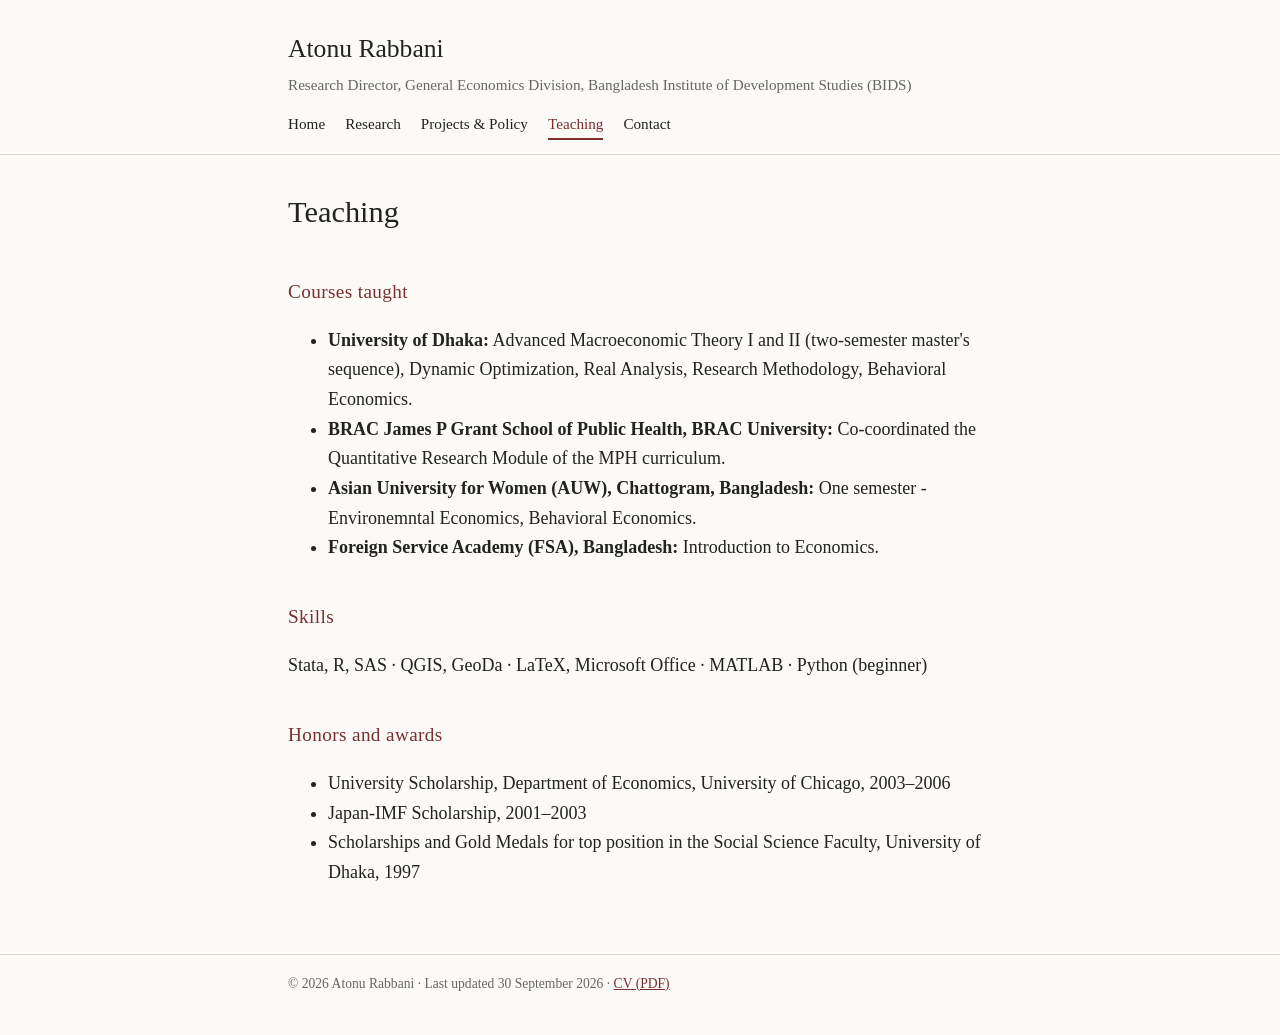
<file: teaching.html>
<!doctype html>
<html lang="en"><head><meta charset="utf-8"><meta name="viewport" content="width=device-width,initial-scale=1">
<title>Teaching · Atonu Rabbani</title>
<meta name="description" content="Atonu Rabbani: economist and Research Director at the General Economics Division, Bangladesh Institute of Development Studies (BIDS). Applied microeconomics, health, organizations and the environment.">
<link rel="stylesheet" href="style.css"></head><body>
<header><div class="wrap">
<p class="name"><a href="index.html">Atonu Rabbani</a></p>
<p class="tag">Research Director, General Economics Division, Bangladesh Institute of Development Studies (BIDS)</p>
<nav>
<a href="index.html">Home</a>
<a href="research.html">Research</a>
<a href="projects.html">Projects &amp; Policy</a>
<a href="teaching.html" aria-current="page">Teaching</a>
<a href="contact.html">Contact</a>
</nav></div></header>
<main><div class="wrap">
<h1>Teaching</h1>
<h2>Courses taught</h2>
<ul>
<li><strong>University of Dhaka:</strong> Advanced Macroeconomic Theory I and II (two-semester master's sequence), Dynamic Optimization, Real Analysis, Research Methodology, Behavioral Economics.</li>
<li><strong>BRAC James P Grant School of Public Health, BRAC University:</strong> Co-coordinated the Quantitative Research Module of the MPH curriculum.</li>
<li><strong>Asian University for Women (AUW), Chattogram, Bangladesh:</strong> One semester - Environemntal Economics, Behavioral Economics.</li>
<li><strong>Foreign Service Academy (FSA), Bangladesh:</strong> Introduction to Economics.</li>
</ul>

<h2>Skills</h2>
<p>Stata, R, SAS · QGIS, GeoDa · LaTeX, Microsoft Office · MATLAB · Python (beginner)</p>
<h2>Honors and awards</h2>
<ul>
<li>University Scholarship, Department of Economics, University of Chicago, 2003–2006</li>
<li>Japan-IMF Scholarship, 2001–2003</li>
<li>Scholarships and Gold Medals for top position in the Social Science Faculty, University of Dhaka, 1997</li>
</ul>
</div></main>
<footer><div class="wrap">© 2026 Atonu Rabbani · Last updated 30 September 2026 · <a href="cv.pdf">CV (PDF)</a></div></footer>
<script data-goatcounter="https://atonurabbani.goatcounter.com/count" async src="//gc.zgo.at/count.js"></script>
</body></html>
</file>
<file: style.css>
:root{--bg:#fbfaf7;--fg:#222;--muted:#666;--accent:#7a2e2e;--rule:#ddd8cc;--todo:#fff3c4}
@media (prefers-color-scheme:dark){:root{--bg:#171715;--fg:#e8e6df;--muted:#a09d94;--accent:#d9a066;--rule:#33322e;--todo:#4a4220}}
*{box-sizing:border-box}
body{margin:0;background:var(--bg);color:var(--fg);font:18px/1.65 Georgia,"Times New Roman",serif}
.wrap{max-width:46rem;margin:0 auto;padding:0 16px}
header{border-bottom:1px solid var(--rule);padding:28px 0 14px}
.name{font-size:1.6rem;font-weight:normal;margin:0}
.name a{color:inherit;text-decoration:none}
.tag{color:var(--muted);margin:2px 0 14px;font-size:.95rem}
nav{display:flex;flex-wrap:wrap;gap:6px 20px;font-size:.95rem}
nav a{color:var(--fg);text-decoration:none;padding-bottom:2px;border-bottom:2px solid transparent}
nav a:hover,nav a[aria-current]{border-color:var(--accent);color:var(--accent)}
main{padding:32px 0 48px}
h1{font-size:1.9rem;font-weight:normal;margin:0 0 .6em}
h2{font-size:1.2rem;margin:2em 0 .5em;color:var(--accent);font-weight:normal;letter-spacing:.02em}
a{color:var(--accent)}
.hero{display:flex;gap:24px;align-items:flex-start;flex-wrap:wrap}
.photo{width:150px;height:150px;border-radius:50%;background:var(--rule);flex:none;display:flex;align-items:center;justify-content:center;color:var(--muted);font-size:.75rem;text-align:center;overflow:hidden}
.photo img{width:100%;height:100%;object-fit:cover}
.hero div.t{flex:1;min-width:16rem}
ul.plain{list-style:none;padding:0}
ul.plain li{margin:0 0 1.1em;padding-left:0}
.meta{color:var(--muted);font-size:.9rem}
.todo{background:var(--todo);padding:0 .25em;border-radius:3px}
.links a{margin-right:16px}
footer{border-top:1px solid var(--rule);padding:18px 0 40px;color:var(--muted);font-size:.85rem}
li,p{overflow-wrap:anywhere}
</file>
